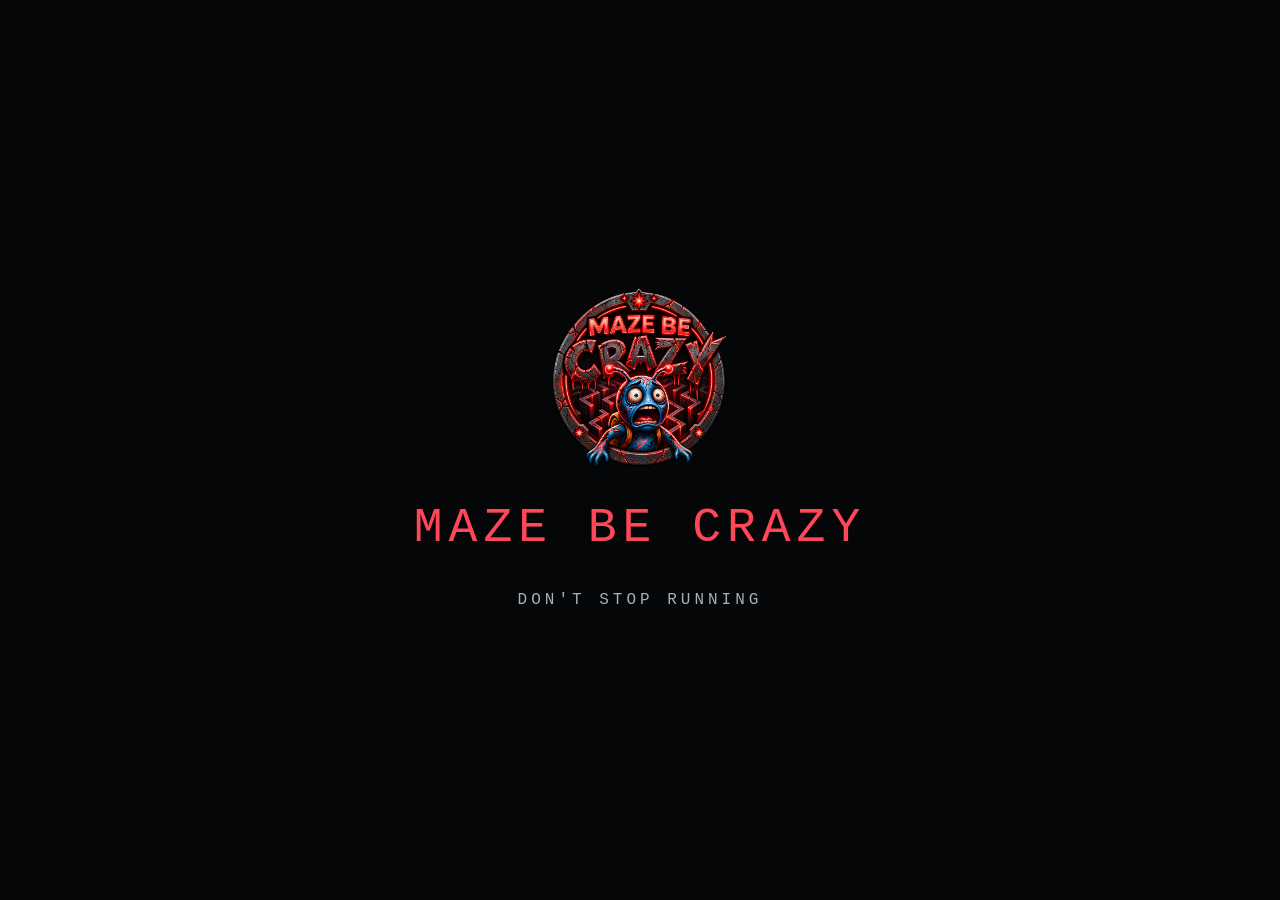
<file: html/index.html>
<!DOCTYPE html>
<html lang="en">
<head>
  <meta charset="utf-8">
  <meta name="viewport" content="width=device-width, initial-scale=1">
  <title>Home | Maze Be Crazy</title>
  <link rel="stylesheet" href="../css/style.css">
  <link rel="icon" href="../images/logo.png" type="image/png">

</head>

<body data-page="index">
    <!-- Intro splash, shown once per visit -->
  <div id="intro" class="intro" hidden>
    <img class="intro-logo" src="../images/logo.png" alt="">
    <p class="intro-title">MAZE BE CRAZY</p>
    <p class="intro-tagline">DON'T STOP RUNNING</p>
  </div>
  <!-- Navigation bar -->
  <header class="site-header">
    <a class="brand" href="index.html">
      <img src="../images/logo.png" alt="" width="44" height="44">
      <span>MAZE BE CRAZY</span>
      
    </a>
    <nav aria-label="Main navigation">
      <ul>
        <li><a href="index.html" data-page="index">Home</a></li>
        <li><a href="game.html" data-page="game">Game</a></li>
        <li><a href="rankings.html" data-page="rankings">Rankings</a></li>
        <li><a href="about.html" data-page="about">About</a></li>
        <li id="nav-login"><a href="login.html" data-page="login">Login</a></li>
        <li id="nav-register"><a href="register.html" data-page="register">Register</a></li>
        <li id="nav-user" hidden>
          <span id="nav-avatar" class="avatar" role="img" aria-label="Your profile"></span>
          <button type="button" id="logout-btn" class="link-button">Log out</button>
        </li>
        <li><button type="button" id="sound-toggle" class="sound-btn" aria-label="Turn sound on or off">♪</button></li>
      </ul>
    </nav>
  </header>

  <main>
    <section class="panel">
      <h1>MAZE BE CRAZY</h1>
      <p class="subtitle">Welcome to the maze. Bring snacks you might be one. <br> Have fun. Do not die.</p>
      <div class="button-group">
        <a href="game.html" class="button">Play Game</a>
        <a href="register.html" class="button secondary">Join Now</a>
      </div>
    </section>
  </main>
<!-- Footer -->
  <footer class="site-footer">@2026 Maze Be Crazy. All rights reserved.</footer>

  <script src="../js/storage.js"></script>
  <script src="../js/auth.js"></script>
  <script src="../js/home.js"></script>
</body>
</html>
</file>
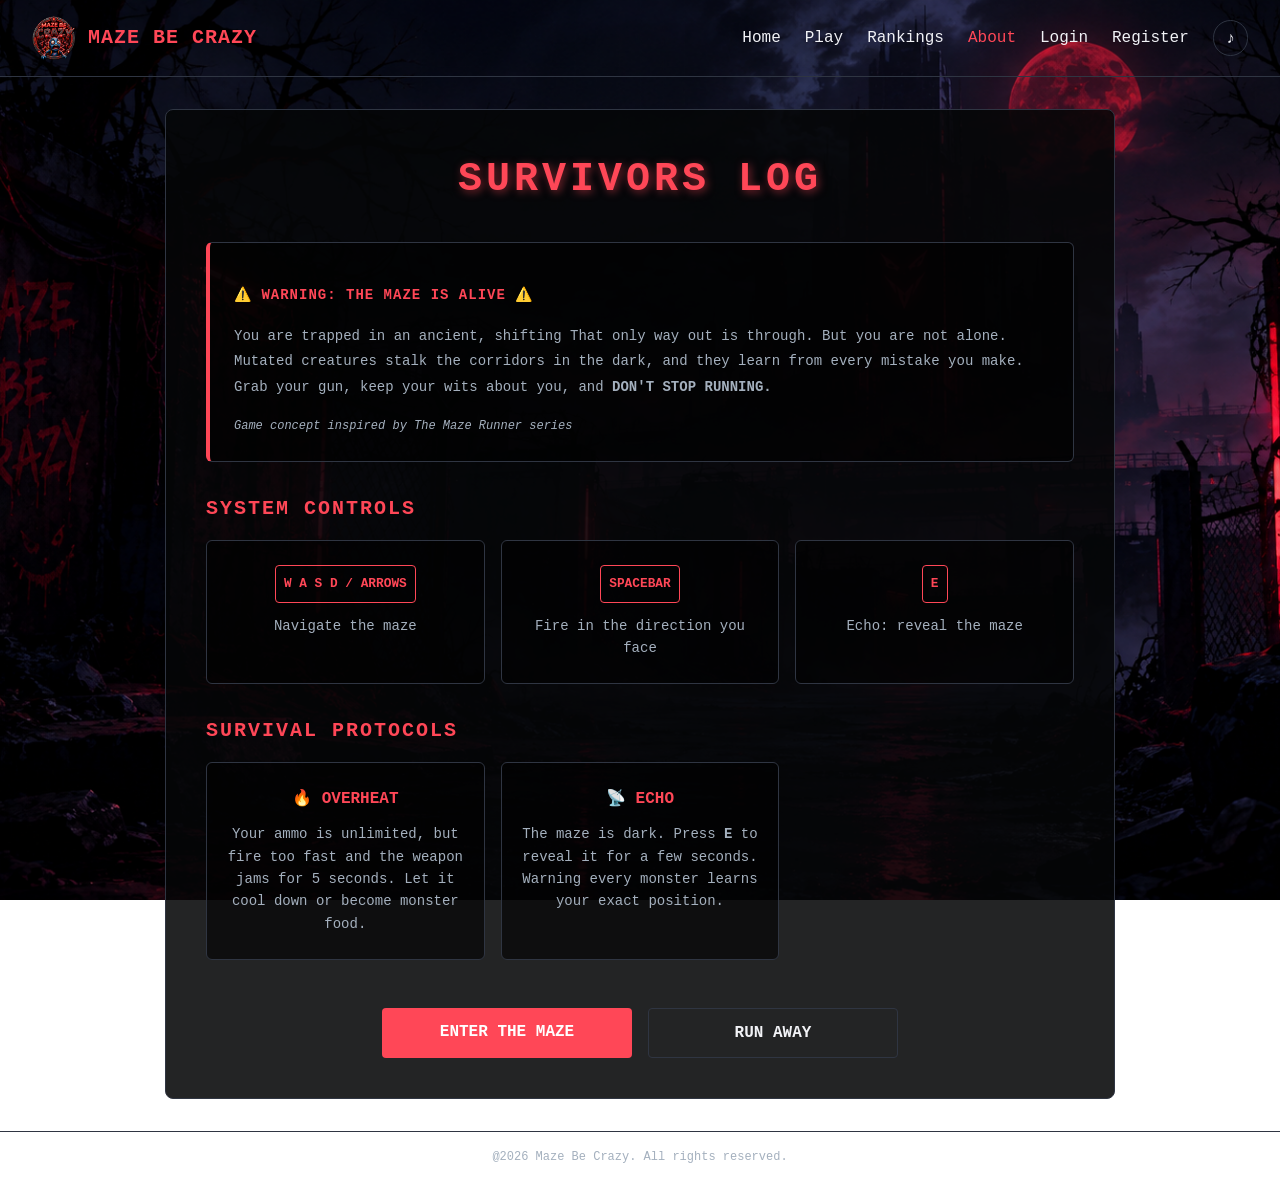
<file: about.html>
<!DOCTYPE html>
<html lang="en">
<head>
  <meta charset="utf-8">
  <meta name="viewport" content="width=device-width, initial-scale=1">
  <title>About | Maze Be Crazy</title>
  <link rel="icon" href="images/logo.png" type="image/png">
  <link rel="stylesheet" href="css/style.css">
</head>
<body data-page="about">
  <header class="site-header">
    <a class="brand" href="index.html">
      <img src="images/logo.png" alt="" width="44" height="44">
      <span>MAZE BE CRAZY</span>
    </a>
    <nav aria-label="Main navigation">
      <ul>
        <li><a href="index.html" data-page="index">Home</a></li>
        <li><a href="game.html" data-page="game">Play</a></li>
        <li><a href="rankings.html" data-page="rankings">Rankings</a></li>
        <li><a href="about.html" data-page="about" aria-current="page">About</a></li>
        <li id="nav-login"><a href="login.html" data-page="login">Login</a></li>
        <li id="nav-register"><a href="register.html" data-page="register">Register</a></li>
        <li id="nav-user" hidden>
          <span id="nav-avatar" class="avatar" role="img" aria-label="Your profile"></span>
          <button type="button" id="logout-btn" class="link-button">Log out</button>
        </li>
        <li><button type="button" id="sound-toggle" class="sound-btn" aria-label="Turn sound on or off">♪</button></li>
      </ul>
    </nav>
  </header>

  <main>
    <section class="panel about-panel">

      <!-- Survivor's log -->
      <div class="terminal-header">
        <h1 class="title">SURVIVORS LOG</h1>
      </div>

      <!-- Game story -->
      <div class="story-box">
        <p class="warning-text">⚠️ WARNING: THE MAZE IS ALIVE ⚠️</p>
        <p>
          You are trapped in an ancient, shifting That only way out is through.
          But you are not alone. Mutated creatures stalk the corridors in the dark,
          and they learn from every mistake you make. Grab your gun, keep your wits
          about you, and <strong>DON'T STOP RUNNING.</strong>
        </p>
        <p class="inspiration-text">Game concept inspired by The Maze Runner series </p>
      </div>

      <!-- Game controls -->
      <h2 class="section-title"> SYSTEM CONTROLS</h2>
      <div class="info-grid">
        <div class="info-card">
          <span class="key-icon">W A S D / ARROWS</span>
          <p>Navigate the maze</p>
        </div>
        <div class="info-card">
          <span class="key-icon">SPACEBAR</span>
          <p>Fire in the direction you face</p>
        </div>
        <div class="info-card">
          <span class="key-icon">E</span>
          <p>Echo: reveal the maze</p>
        </div>
      </div>

      <!-- Survival protocols -->
      <h2 class="section-title"> SURVIVAL PROTOCOLS</h2>
      <div class="info-grid">
        <div class="info-card">
          <h3>🔥 OVERHEAT</h3>
          <p>Your ammo is unlimited, but fire too fast and the weapon jams for 5 seconds. Let it cool down or become monster food.</p>
        </div>
        <div class="info-card">
          <h3> 📡 ECHO</h3>
          <p>The maze is dark. Press <strong>E</strong> to reveal it for a few seconds. Warning every monster learns your exact position.</p>
        </div>
      </div>

      <!-- Game navigation buttons -->
      <div class="button-group about-buttons">
        <a href="game.html" class="button">ENTER THE MAZE</a>
        <a href="index.html" class="button secondary">RUN AWAY</a>
      </div>

    </section>
  </main>
<!-- Footer -->
  <footer class="site-footer">@2026 Maze Be Crazy. All rights reserved.</footer>

  <script src="js/storage.js"></script>
  <script src="js/auth.js"></script>
</body>
</html>
</file>
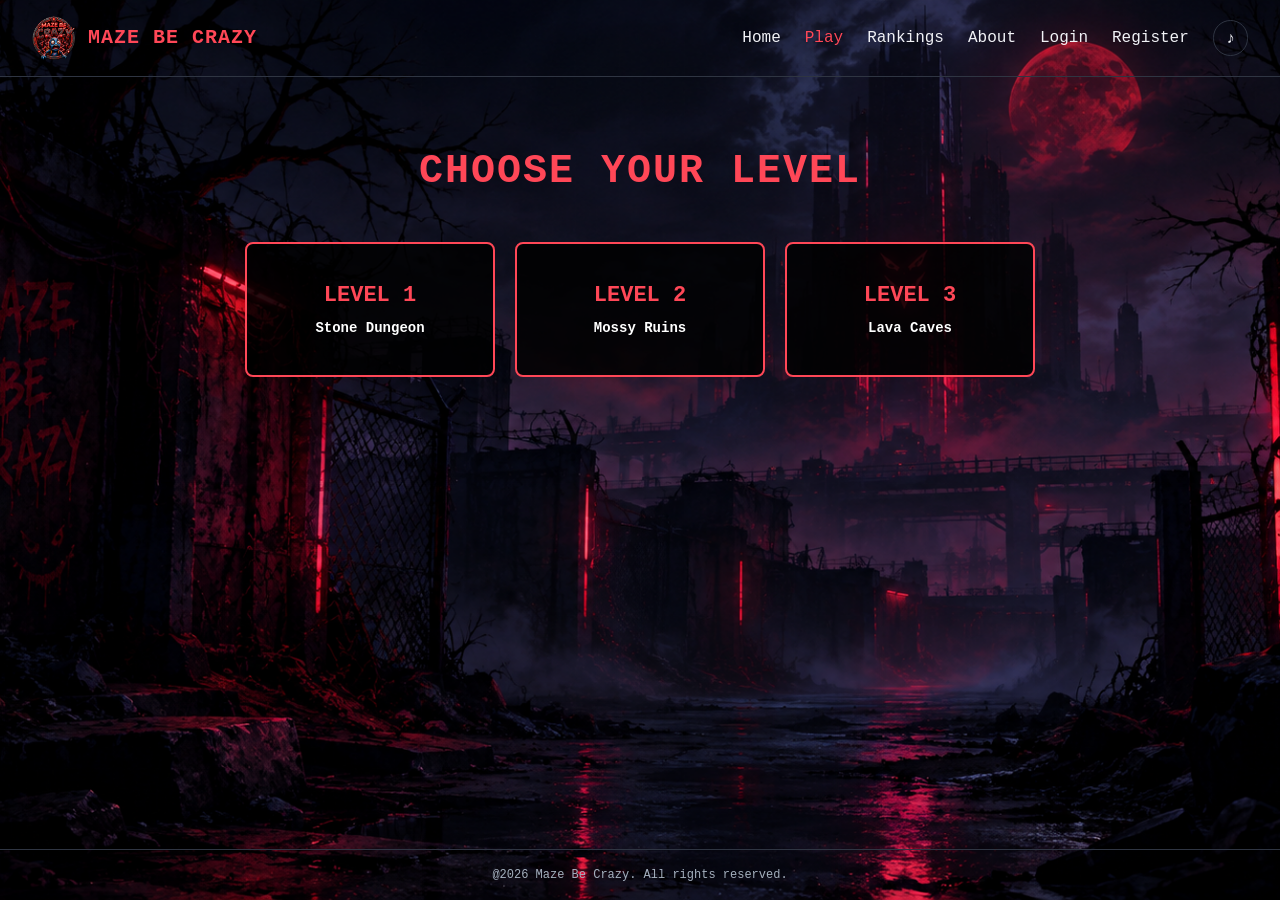
<file: game.html>
<!DOCTYPE html>
<html lang="en">
<head>
  <meta charset="utf-8">
  <meta name="viewport" content="width=device-width, initial-scale=1">
  <title>Play | Maze Be Crazy</title>
  <link rel="stylesheet" href="css/style.css">
  <link rel="icon" href="images/logo.png" type="image/png">
</head>
<body data-page="game">
  <!-- Navigation bar -->
  <header class="site-header">
    <a class="brand" href="index.html">
      <img src="images/logo.png" alt="" width="44" height="44">
      <span>MAZE BE CRAZY</span>
    </a>
    <nav aria-label="Main navigation">
      <ul>
        <li><a href="index.html" data-page="index">Home</a></li>
        <li><a href="game.html" data-page="game">Play</a></li>
        <li><a href="rankings.html" data-page="rankings">Rankings</a></li>
        <li><a href="about.html" data-page="about">About</a></li>
        <li id="nav-login"><a href="login.html" data-page="login">Login</a></li>
        <li id="nav-register"><a href="register.html" data-page="register">Register</a></li>
        <li id="nav-user" hidden>
          <span id="nav-avatar" class="avatar" role="img" aria-label="Your profile"></span>
          <button type="button" id="logout-btn" class="link-button">Log out</button>
        </li>
        <li><button type="button" id="sound-toggle" class="sound-btn" aria-label="Turn sound on or off">♪</button></li>
      </ul>
    </nav>
  </header>

  <main class="game-main">
    <!-- Level selection screen -->
    <section id="level-selection">
      <h1>CHOOSE YOUR LEVEL</h1>

      <div class="level-options">
        <button type="button" class="level-btn" data-level="1">
          LEVEL 1
          <span>Stone Dungeon</span>
        </button>

        <button type="button" class="level-btn" data-level="2">
          LEVEL 2
          <span>Mossy Ruins</span>
        </button>

        <button type="button" class="level-btn" data-level="3">
          LEVEL 3
          <span>Lava Caves</span>
        </button>

      </div>
    </section>

    <!-- Game canvas -->
    <section id="game-container" hidden>
      <canvas id="game-canvas" width="1280" height="720">
        Your browser does not support the canvas element.
      </canvas>
    </section>
  </main>
<!-- Footer -->
  <footer class="site-footer"> @2026 Maze Be Crazy. All rights reserved.</footer>

  <script src="js/storage.js"></script>
  <script src="js/auth.js"></script>
  <script type="module" src="js/game.js"></script>
</body>
</html>
</file>
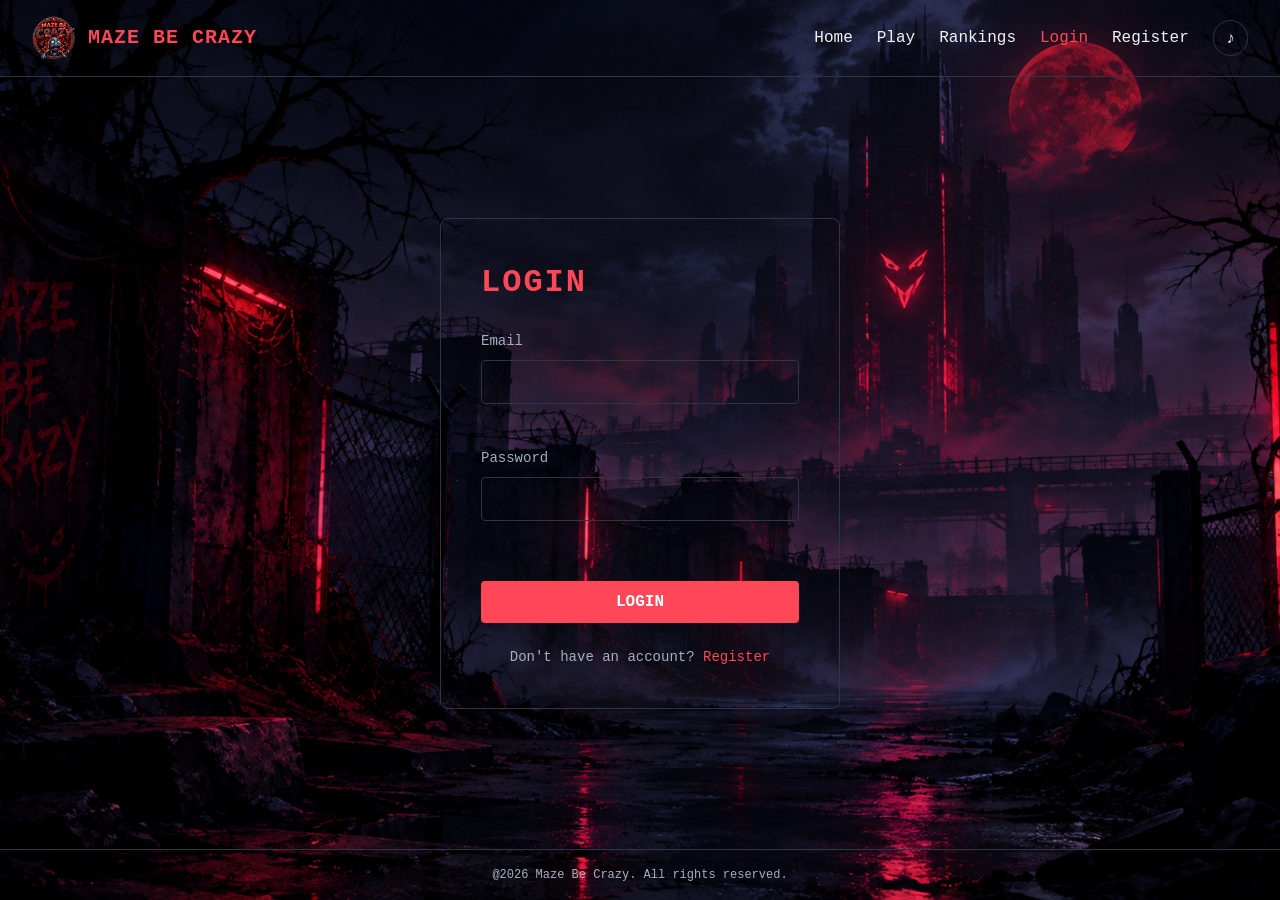
<file: login.html>
<!DOCTYPE html>
<html lang="en">
<head>
  <meta charset="utf-8">
  <meta name="viewport" content="width=device-width, initial-scale=1">
  <title>Login | Maze Be Crazy</title>
  <link rel="stylesheet" href="css/style.css">
  <link rel="icon" href="images/logo.png" type="image/png">
</head>
<body data-page="login">
  <header class="site-header">
    <a class="brand" href="index.html">
      <img src="images/logo.png" alt="" width="44" height="44">
      <span>MAZE BE CRAZY</span>
    </a>
    <nav aria-label="Main navigation">
      <ul>
        <li><a href="index.html" data-page="index">Home</a></li>
        <li><a href="game.html" data-page="game">Play</a></li>
        <li><a href="rankings.html" data-page="rankings">Rankings</a></li>
        <li id="nav-login"><a href="login.html" data-page="login">Login</a></li>
        <li id="nav-register"><a href="register.html" data-page="register">Register</a></li>
        <li id="nav-user" hidden>
          <span id="nav-avatar" class="avatar" role="img" aria-label="Your profile"></span>
          <button type="button" id="logout-btn" class="link-button">Log out</button>
        </li>
        <li><button type="button" id="sound-toggle" class="sound-btn" aria-label="Turn sound on or off">♪</button></li>
      </ul>
    </nav>
  </header>

  <main>
    <section class="panel narrow">
      <h1>LOGIN</h1>
      <div id="form-message" class="message" role="status"></div>

      <form id="login-form" novalidate>
        <div class="field">
          <label for="email">Email</label>
          <input type="text" id="email" name="email" autocomplete="email">
          <span class="error" id="email-error" role="alert"></span>
        </div>

        <div class="field">
          <label for="password">Password</label>
          <input type="password" id="password" name="password" autocomplete="current-password">
          <span class="error" id="password-error" role="alert"></span>
        </div>

        <button type="submit" class="button">LOGIN</button>
      </form>

      <p>Don't have an account? <a href="register.html">Register</a></p>
    </section>
  </main>
<!-- Footer -->
  <footer class="site-footer">@2026 Maze Be Crazy. All rights reserved.</footer>
 
  <script src="js/storage.js"></script>
  <script src="js/auth.js"></script>
  <script src="js/login.js"></script>
</body>
</html>
</file>
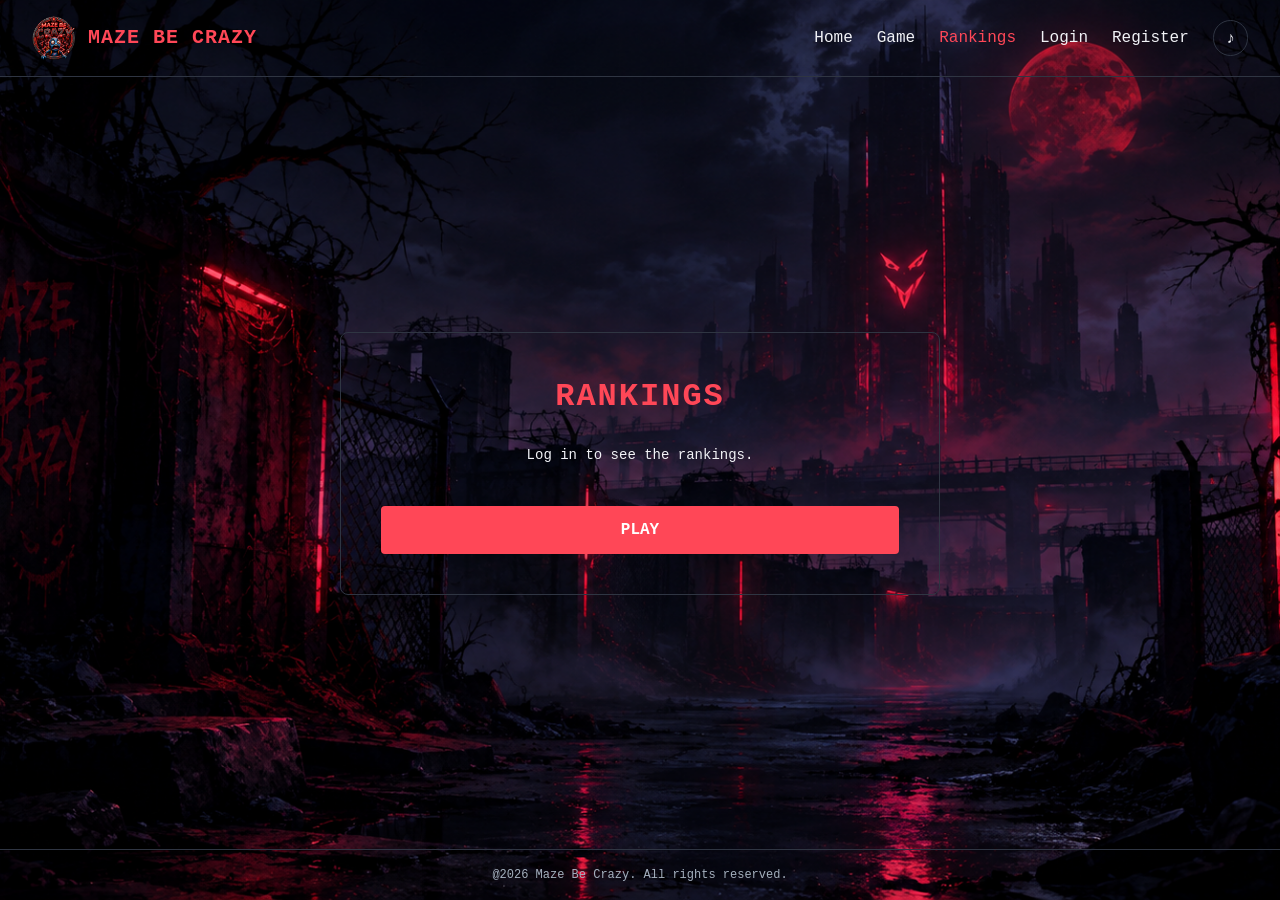
<file: rankings.html>
<!DOCTYPE html>
<html lang="en">
<head>
  <meta charset="utf-8">
  <meta name="viewport" content="width=device-width, initial-scale=1">
  <title>Rankings | Maze Be Crazy</title>
  <link rel="icon" href="images/logo.png" type="image/png">
  <link rel="stylesheet" href="css/style.css">
</head>
<body data-page="rankings">

    <!-- Navigation bar -->
  <header class="site-header">
    <a class="brand" href="index.html">
      <img src="images/logo.png" alt="" width="44" height="44">
      <span>MAZE BE CRAZY</span>
    </a>
    <nav aria-label="Main navigation">
      <ul>
        <li><a href="index.html" data-page="index">Home</a></li>
        <li><a href="game.html" data-page="game">Game</a></li>
        <li><a href="rankings.html" data-page="rankings">Rankings</a></li>
        <li id="nav-login"><a href="login.html" data-page="login">Login</a></li>
        <li id="nav-register"><a href="register.html" data-page="register">Register</a></li>
        <li id="nav-user" hidden>
          <span id="nav-avatar" class="avatar" role="img" aria-label="Your profile"></span>
          <button type="button" id="logout-btn" class="link-button">Log out</button>
        </li>
        <li><button type="button" id="sound-toggle" class="sound-btn" aria-label="Turn sound on or off">♪</button></li>
      </ul>
    </nav>
  </header>

  <main>
    <section class="panel">
      <h1>RANKINGS</h1>
      <div id="rankings-message" class="message" role="status"></div>

      <div class="table-wrap">
        <table class="rankings-table">
          <thead>
            <tr>
              <th scope="col">Rank</th>
              <th scope="col">Player</th>
              <th scope="col">Score</th>
            </tr>
          </thead>
          <tbody id="rankings-body">
          </tbody>
        </table>
      </div>

      <p class="center"><a class="button" href="game.html">PLAY</a></p>
    </section>
  </main>
  <!-- Footer -->
  <footer class="site-footer">@2026 Maze Be Crazy. All rights reserved.</footer>

  <script src="js/storage.js"></script>
  <script src="js/auth.js"></script>
  <script src="js/rankings.js"></script>
</body>
</html>
</file>
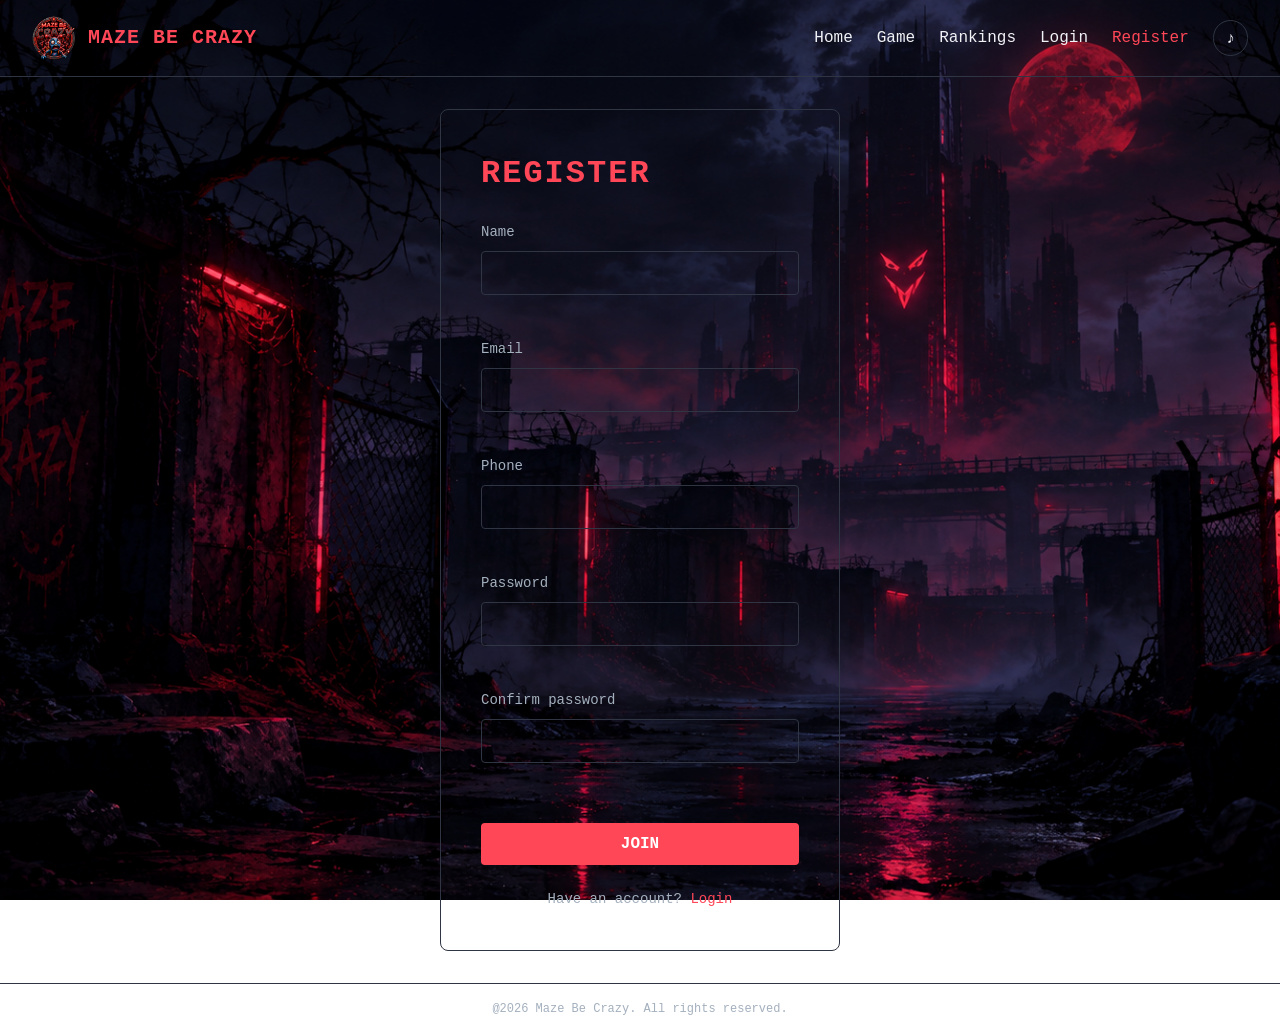
<file: register.html>
<!DOCTYPE html>
<html lang="en">
<head>
  <meta charset="utf-8">
  <meta name="viewport" content="width=device-width, initial-scale=1">
  <title>Register | Maze Be Crazy</title>
  <link rel="stylesheet" href="css/style.css">
  <link rel="icon" href="images/logo.png" type="image/png">
</head>
<body data-page="register">
  <header class="site-header">
    <a class="brand" href="index.html">
      <img src="images/logo.png" alt="" width="44" height="44">
      <span>MAZE BE CRAZY</span>
    </a>
    <nav aria-label="Main navigation">
      <ul>
        <li><a href="index.html" data-page="index">Home</a></li>
        <li><a href="game.html" data-page="game">Game</a></li>
        <li><a href="rankings.html" data-page="rankings">Rankings</a></li>
        <li id="nav-login"><a href="login.html" data-page="login">Login</a></li>
        <li id="nav-register"><a href="register.html" data-page="register">Register</a></li>
        <li id="nav-user" hidden>
          <span id="nav-avatar" class="avatar" role="img" aria-label="Your profile"></span>
          <button type="button" id="logout-btn" class="link-button">Log out</button>
        </li>
        <li><button type="button" id="sound-toggle" class="sound-btn" aria-label="Turn sound on or off">♪</button></li>
      </ul>
    </nav>
  </header>

  <main>
    <section class="panel narrow">
      <h1>REGISTER</h1>
      <div id="form-message" class="message" role="status"></div>

      <form id="register-form" novalidate>
        <div class="field">
          <label for="fullName">Name</label>
          <input type="text" id="fullName" name="fullName" autocomplete="name">
          <span class="error" id="fullName-error" role="alert"></span>
        </div>

        <div class="field">
          <label for="email">Email</label>
          <input type="text" id="email" name="email" autocomplete="email">
          <span class="error" id="email-error" role="alert"></span>
        </div>

        <div class="field">
          <label for="phone">Phone</label>
          <input type="text" id="phone" name="phone" autocomplete="tel">
          <span class="error" id="phone-error" role="alert"></span>
        </div>

        <div class="field">
          <label for="password">Password</label>
          <input type="password" id="password" name="password" autocomplete="new-password">
          <span class="error" id="password-error" role="alert"></span>
        </div>

        <div class="field">
          <label for="confirmPassword">Confirm password</label>
          <input type="password" id="confirmPassword" name="confirmPassword" autocomplete="new-password">
          <span class="error" id="confirmPassword-error" role="alert"></span>
        </div>

        <button type="submit" class="button">JOIN</button>
      </form>

      <p>Have an account? <a href="login.html">Login</a></p>
    </section>
  </main>
<!-- Footer -->
  <footer class="site-footer">@2026 Maze Be Crazy. All rights reserved.</footer>

  <script src="js/storage.js"></script>
  <script src="js/auth.js"></script>
  <script src="js/register.js"></script>
</body>
</html>
</file>
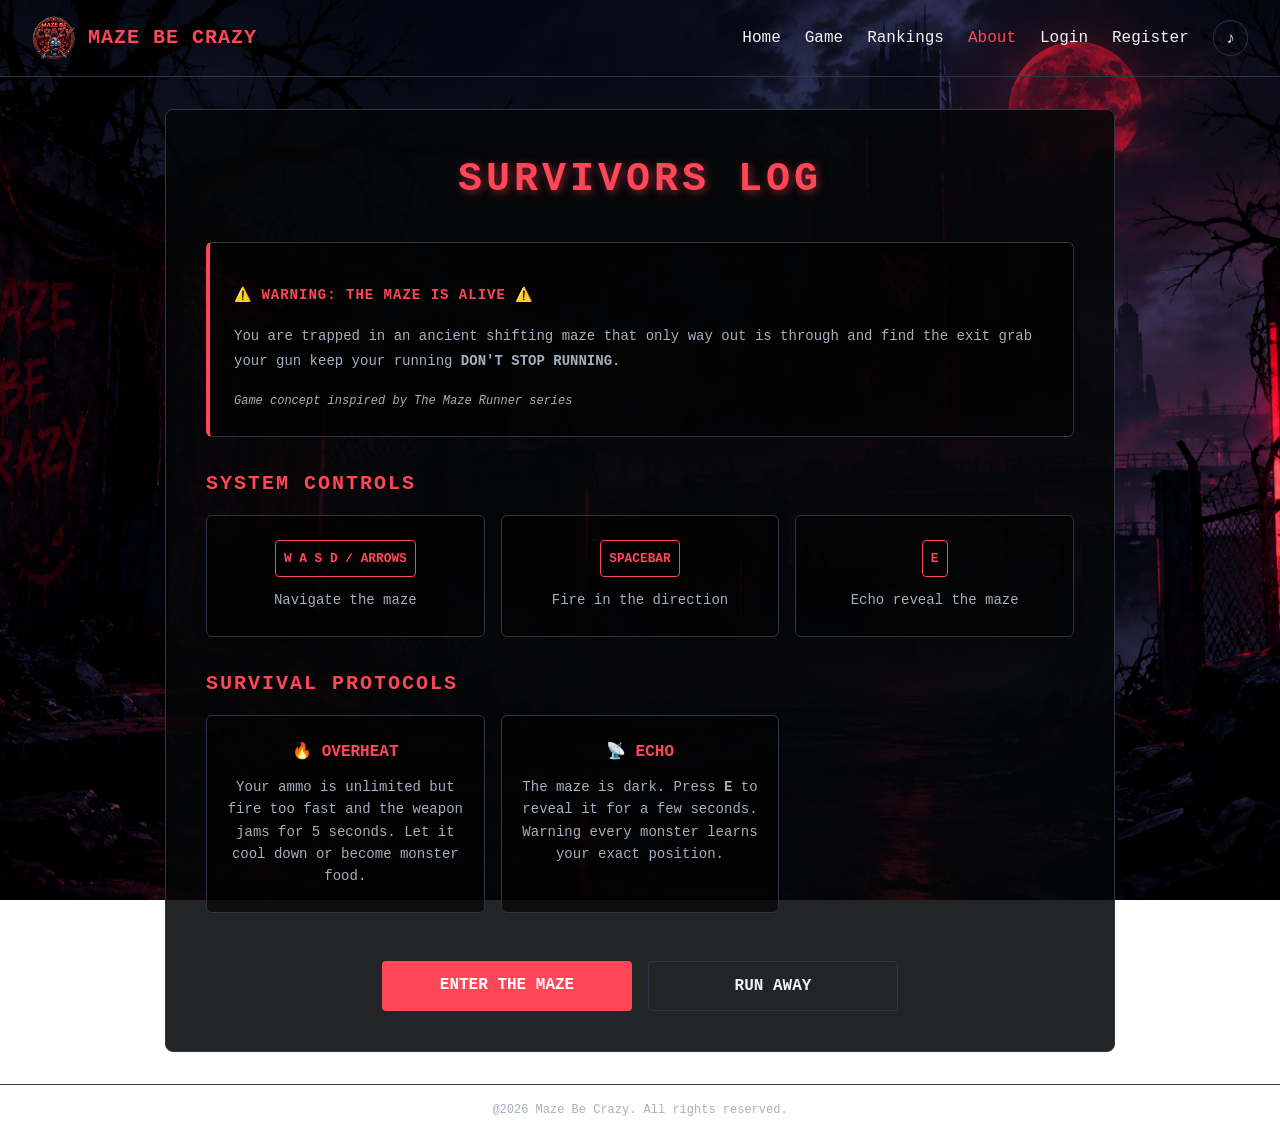
<file: html/about.html>
<!DOCTYPE html>
<html lang="en">
<head>
  <meta charset="utf-8">
  <meta name="viewport" content="width=device-width, initial-scale=1">
  <title>About | Maze Be Crazy</title>
  <link rel="icon" href="../images/logo.png" type="image/png">
  <link rel="stylesheet" href="../css/style.css">
</head>
<body data-page="about">
  <header class="site-header">
    <a class="brand" href="index.html">
      <img src="../images/logo.png" alt="" width="44" height="44">
      <span>MAZE BE CRAZY</span>
    </a>
    <nav aria-label="Main navigation">
      <ul>
        <li><a href="index.html" data-page="index">Home</a></li>
        <li><a href="game.html" data-page="game">Game</a></li>
        <li><a href="rankings.html" data-page="rankings">Rankings</a></li>
        <li><a href="about.html" data-page="about">About</a></li>
        <li id="nav-login"><a href="login.html" data-page="login">Login</a></li>
        <li id="nav-register"><a href="register.html" data-page="register">Register</a></li>
        <li id="nav-user" hidden>
          <span id="nav-avatar" class="avatar" role="img" aria-label="Your profile"></span>
          <button type="button" id="logout-btn" class="link-button">Log out</button>
        </li>
        <li><button type="button" id="sound-toggle" class="sound-btn" aria-label="Turn sound on or off">♪</button></li>
      </ul>
    </nav>
  </header>

  <main>
    <section class="panel about-panel">

      <!-- Survivor's log -->
      <div class="terminal-header">
        <h1 class="title">SURVIVORS LOG</h1>
      </div>

      <!-- Game story -->
      <div class="story-box">
        <p class="warning-text">⚠️ WARNING: THE MAZE IS ALIVE ⚠️</p>
        <p>
          You are trapped in an ancient shifting maze that only way out is through and find the exit grab your gun keep your running
         <strong>DON'T STOP RUNNING.</strong>
        </p>
        <p class="inspiration-text">Game concept inspired by The Maze Runner series </p>
      </div>

      <!-- Game controls -->
      <h2 class="section-title"> SYSTEM CONTROLS</h2>
      <div class="info-grid">
        <div class="info-card">
          <span class="key-icon">W A S D / ARROWS</span>
          <p>Navigate the maze</p>
        </div>
        <div class="info-card">
          <span class="key-icon">SPACEBAR</span>
          <p>Fire in the direction </p>
        </div>
        <div class="info-card">
          <span class="key-icon">E</span>
          <p>Echo reveal the maze</p>
        </div>
      </div>

      <!-- Survival protocols -->
      <h2 class="section-title"> SURVIVAL PROTOCOLS</h2>
      <div class="info-grid">
        <div class="info-card">
          <h3>🔥 OVERHEAT</h3>
          <p>Your ammo is unlimited but fire too fast and the weapon jams for 5 seconds. Let it cool down or become monster food.</p>
        </div>
        <div class="info-card">
          <h3> 📡 ECHO</h3>
          <p>The maze is dark. Press <strong>E</strong> to reveal it for a few seconds. Warning every monster learns your exact position.</p>
        </div>
      </div>

      <!-- Game navigation buttons -->
      <div class="button-group about-buttons">
        <a href="game.html" class="button">ENTER THE MAZE</a>
        <a href="index.html" class="button secondary">RUN AWAY</a>
      </div>

    </section>
  </main>
<!-- Footer -->
  <footer class="site-footer">@2026 Maze Be Crazy. All rights reserved.</footer>

  <script src="../js/storage.js"></script>
  <script src="../js/auth.js"></script>
</body>
</html>
</file>
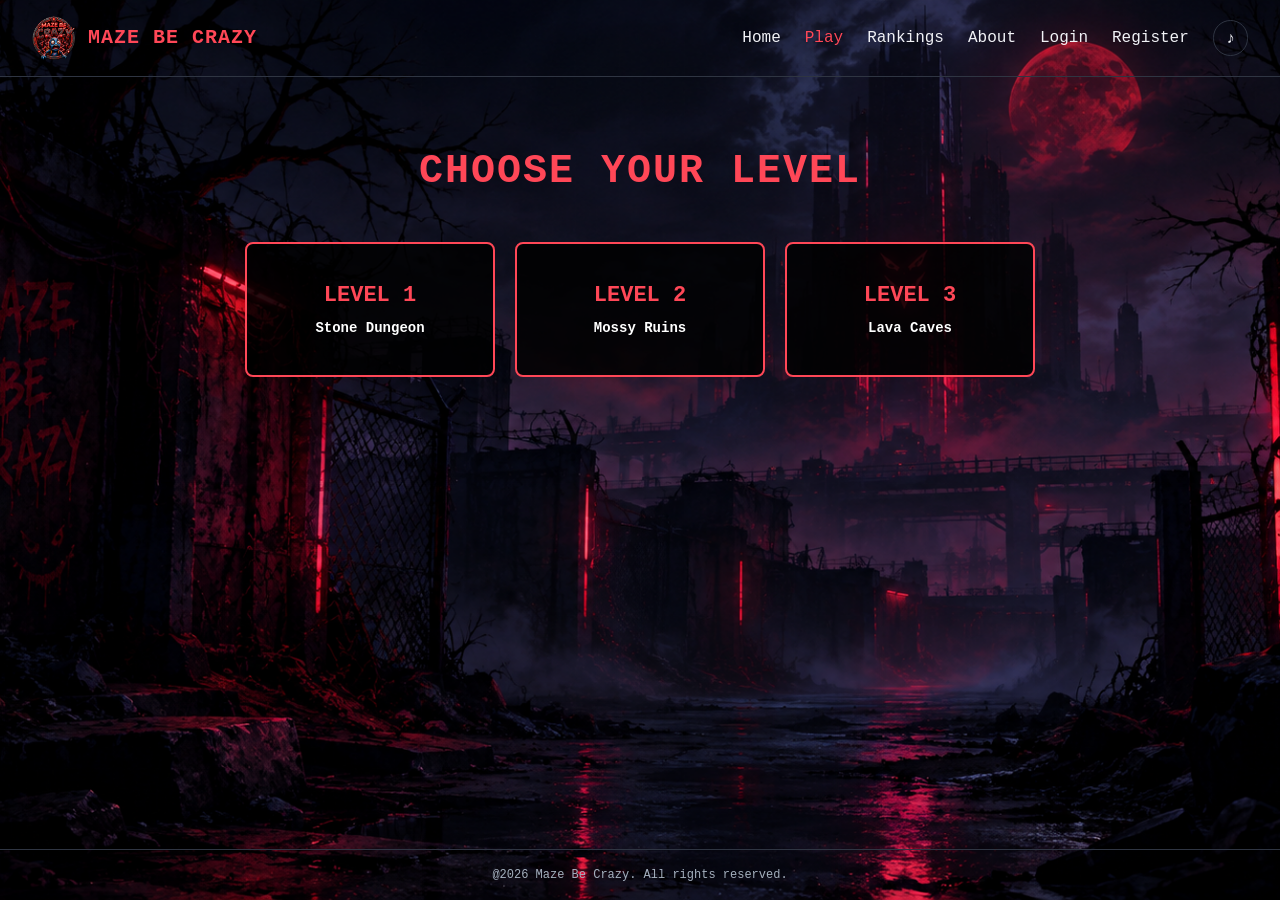
<file: html/game.html>
<!DOCTYPE html>
<html lang="en">
<head>
  <meta charset="utf-8">
  <meta name="viewport" content="width=device-width, initial-scale=1">
  <title>Play | Maze Be Crazy</title>
  <link rel="stylesheet" href="../css/style.css">
  <link rel="icon" href="../images/logo.png" type="image/png">
</head>
<body data-page="game">
  <!-- Navigation bar -->
  <header class="site-header">
    <a class="brand" href="index.html">
      <img src="../images/logo.png" alt="" width="44" height="44">
      <span>MAZE BE CRAZY</span>
    </a>
    <nav aria-label="Main navigation">
      <ul>
        <li><a href="index.html" data-page="index">Home</a></li>
        <li><a href="game.html" data-page="game">Play</a></li>
        <li><a href="rankings.html" data-page="rankings">Rankings</a></li>
        <li><a href="about.html" data-page="about">About</a></li>
        <li id="nav-login"><a href="login.html" data-page="login">Login</a></li>
        <li id="nav-register"><a href="register.html" data-page="register">Register</a></li>
        <li id="nav-user" hidden>
          <span id="nav-avatar" class="avatar" role="img" aria-label="Your profile"></span>
          <button type="button" id="logout-btn" class="link-button">Log out</button>
        </li>
        <li><button type="button" id="sound-toggle" class="sound-btn" aria-label="Turn sound on or off">♪</button></li>
      </ul>
    </nav>
  </header>

  <main class="game-main">
    <!-- Level selection screen -->
    <section id="level-selection">
      <h1>CHOOSE YOUR LEVEL</h1>
      <div id="game-message" class="message failure" role="status"></div>

      <div class="level-options">
        <button type="button" class="level-btn" data-level="1">
          LEVEL 1
          <span>Stone Dungeon</span>
        </button>

        <button type="button" class="level-btn" data-level="2">
          LEVEL 2
          <span>Mossy Ruins</span>
        </button>

        <button type="button" class="level-btn" data-level="3">
          LEVEL 3
          <span>Lava Caves</span>
        </button>

      </div>
    </section>

    <!-- Game canvas -->
    <div id="game-container" hidden>
      <canvas id="game-canvas" width="1280" height="720">
        Your browser does not support the canvas element.
      </canvas>
    </div>
  </main>
<!-- Footer -->
  <footer class="site-footer"> @2026 Maze Be Crazy. All rights reserved.</footer>

  <script src="../js/storage.js"></script>
  <script src="../js/auth.js"></script>
  <script type="module" src="../js/game.js"></script>
</body>
</html>
</file>
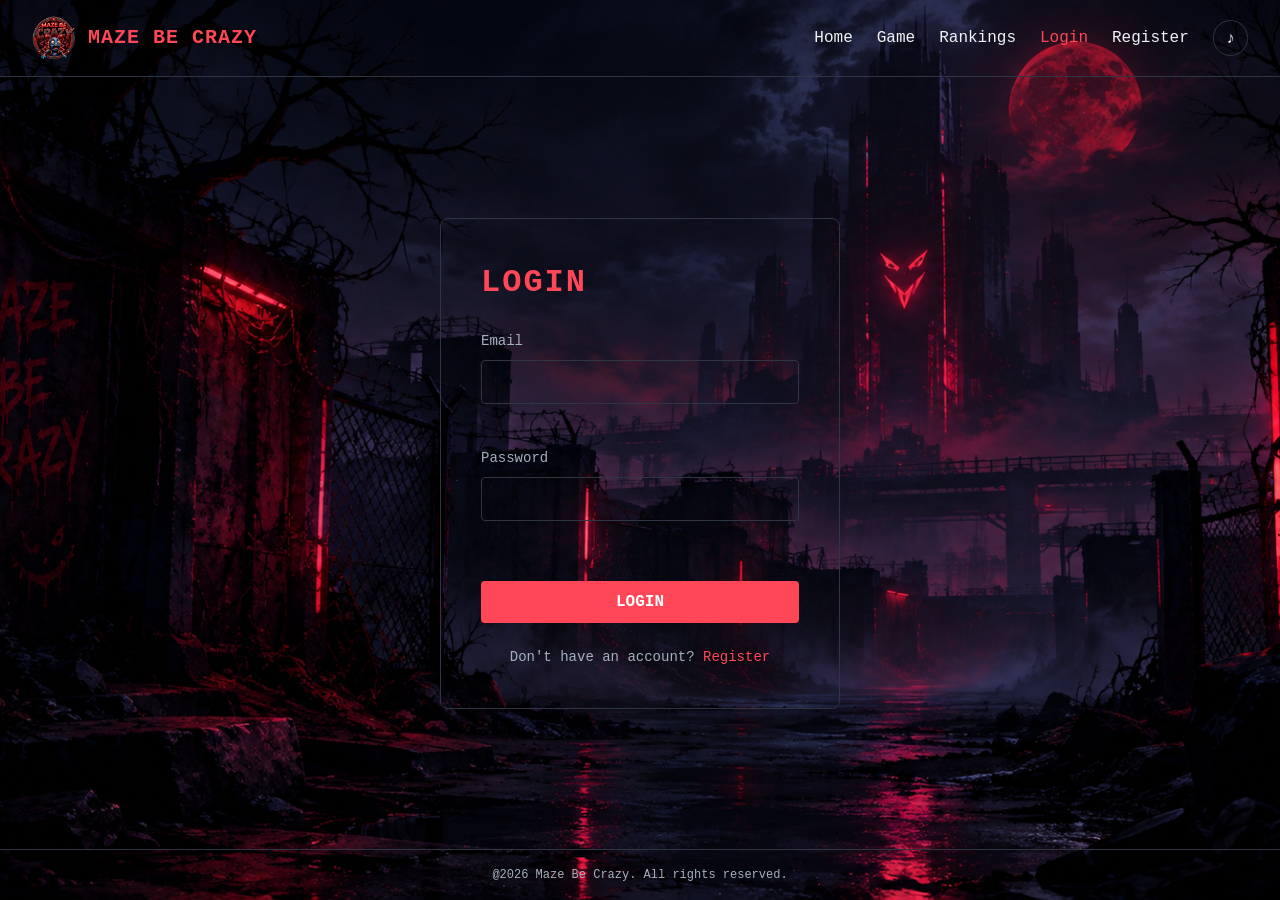
<file: html/login.html>
<!DOCTYPE html>
<html lang="en">
<head>
  <meta charset="utf-8">
  <meta name="viewport" content="width=device-width, initial-scale=1">
  <title>Login | Maze Be Crazy</title>
  <link rel="stylesheet" href="../css/style.css">
  <link rel="icon" href="../images/logo.png" type="image/png">
</head>
<body data-page="login">
  <header class="site-header">
    <a class="brand" href="index.html">
      <img src="../images/logo.png" alt="" width="44" height="44">
      <span>MAZE BE CRAZY</span>
    </a>
    <nav aria-label="Main navigation">
      <ul>
        <li><a href="index.html" data-page="index">Home</a></li>
        <li><a href="game.html" data-page="game">Game</a></li>
        <li><a href="rankings.html" data-page="rankings">Rankings</a></li>
        <li id="nav-login"><a href="login.html" data-page="login">Login</a></li>
        <li id="nav-register"><a href="register.html" data-page="register">Register</a></li>
        <li id="nav-user" hidden>
          <span id="nav-avatar" class="avatar" role="img" aria-label="Your profile"></span>
          <button type="button" id="logout-btn" class="link-button">Log out</button>
        </li>
        <li><button type="button" id="sound-toggle" class="sound-btn" aria-label="Turn sound on or off">♪</button></li>
      </ul>
    </nav>
  </header>

  <main>
    <section class="panel narrow">
      <h1>LOGIN</h1>
      <div id="form-message" class="message" role="status"></div>

      <div id="login-form">
        <div class="field">
          <label for="email">Email</label>
          <input type="text" id="email" name="email" autocomplete="email">
          <span class="error" id="email-error" role="alert"></span>
        </div>

        <div class="field">
          <label for="password">Password</label>
          <input type="password" id="password" name="password" autocomplete="current-password">
          <span class="error" id="password-error" role="alert"></span>
        </div>

        <button type="button" id="login-btn" class="button">LOGIN</button>
      </div>


      <p>Don't have an account? <a href="register.html">Register</a></p>
    </section>
  </main>
<!-- Footer -->
  <footer class="site-footer">@2026 Maze Be Crazy. All rights reserved.</footer>
 
  <script src="../js/storage.js"></script>
  <script src="../js/auth.js"></script>
  <script src="../js/login.js"></script>
</body>
</html>
</file>
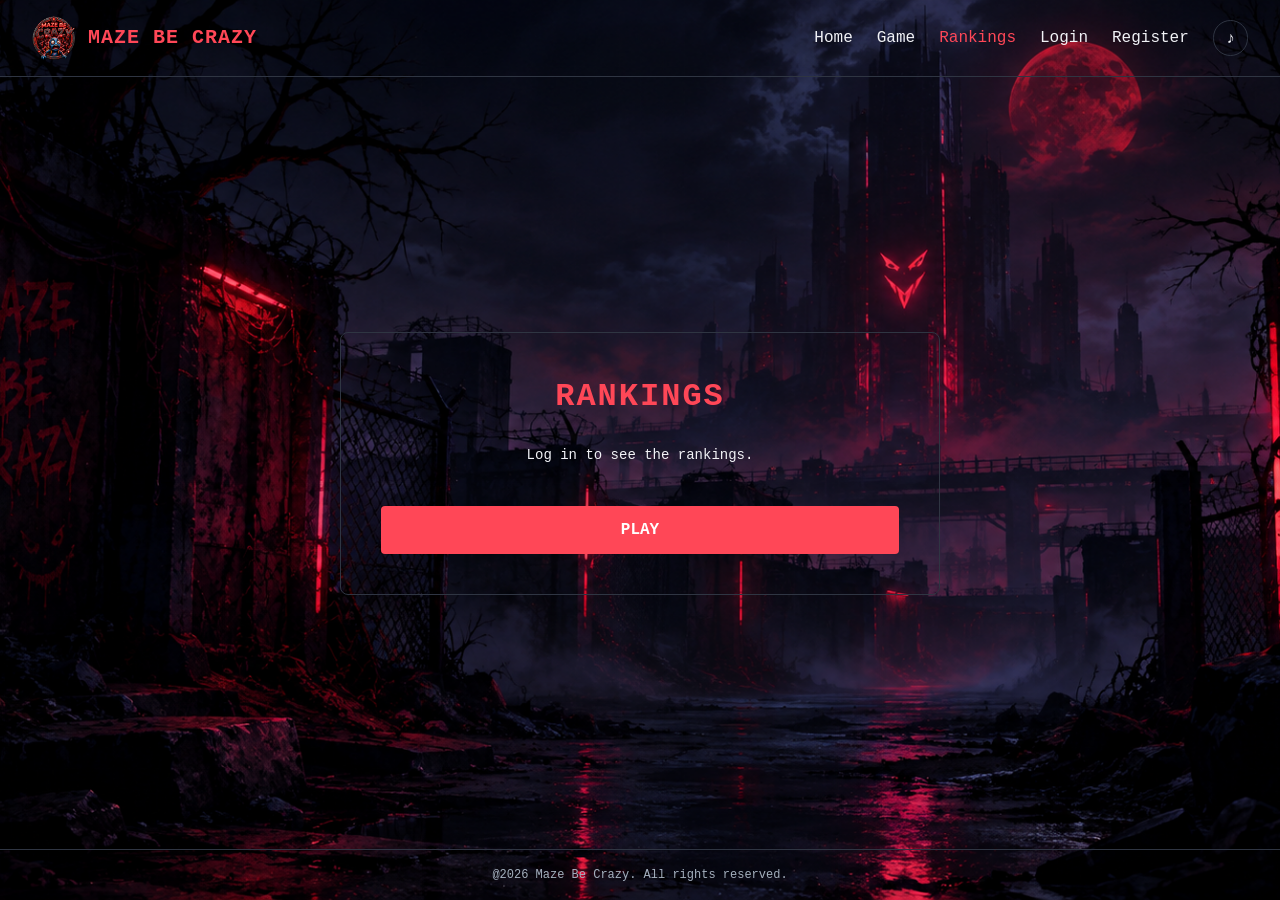
<file: html/rankings.html>
<!DOCTYPE html>
<html lang="en">
<head>
  <meta charset="utf-8">
  <meta name="viewport" content="width=device-width, initial-scale=1">
  <title>Rankings | Maze Be Crazy</title>
  <link rel="icon" href="../images/logo.png" type="image/png">
  <link rel="stylesheet" href="../css/style.css">
</head>
<body data-page="rankings">

    <!-- Navigation bar -->
  <header class="site-header">
    <a class="brand" href="index.html">
      <img src="../images/logo.png" alt="" width="44" height="44">
      <span>MAZE BE CRAZY</span>
    </a>
    <nav aria-label="Main navigation">
      <ul>
        <li><a href="index.html" data-page="index">Home</a></li>
        <li><a href="game.html" data-page="game">Game</a></li>
        <li><a href="rankings.html" data-page="rankings">Rankings</a></li>
        <li id="nav-login"><a href="login.html" data-page="login">Login</a></li>
        <li id="nav-register"><a href="register.html" data-page="register">Register</a></li>
        <li id="nav-user" hidden>
          <span id="nav-avatar" class="avatar" role="img" aria-label="Your profile"></span>
          <button type="button" id="logout-btn" class="link-button">Log out</button>
        </li>
        <li><button type="button" id="sound-toggle" class="sound-btn" aria-label="Turn sound on or off">♪</button></li>
      </ul>
    </nav>
  </header>

  <main>
    <section class="panel">
      <h1>RANKINGS</h1>
      <div id="rankings-message" class="message" role="status"></div>

      <div class="table-wrap">
        <table class="rankings-table">
          <thead>
            <tr>
              <th scope="col">Rank</th>
              <th scope="col">Player</th>
              <th scope="col">Score</th>
            </tr>
          </thead>
          <tbody id="rankings-body">
          </tbody>
        </table>
      </div>

      <p class="center"><a class="button" href="game.html">PLAY</a></p>
    </section>
  </main>
  <!-- Footer -->
  <footer class="site-footer">@2026 Maze Be Crazy. All rights reserved.</footer>

  <script src="../js/storage.js"></script>
  <script src="../js/auth.js"></script>
  <script src="../js/rankings.js"></script>
</body>
</html>
</file>
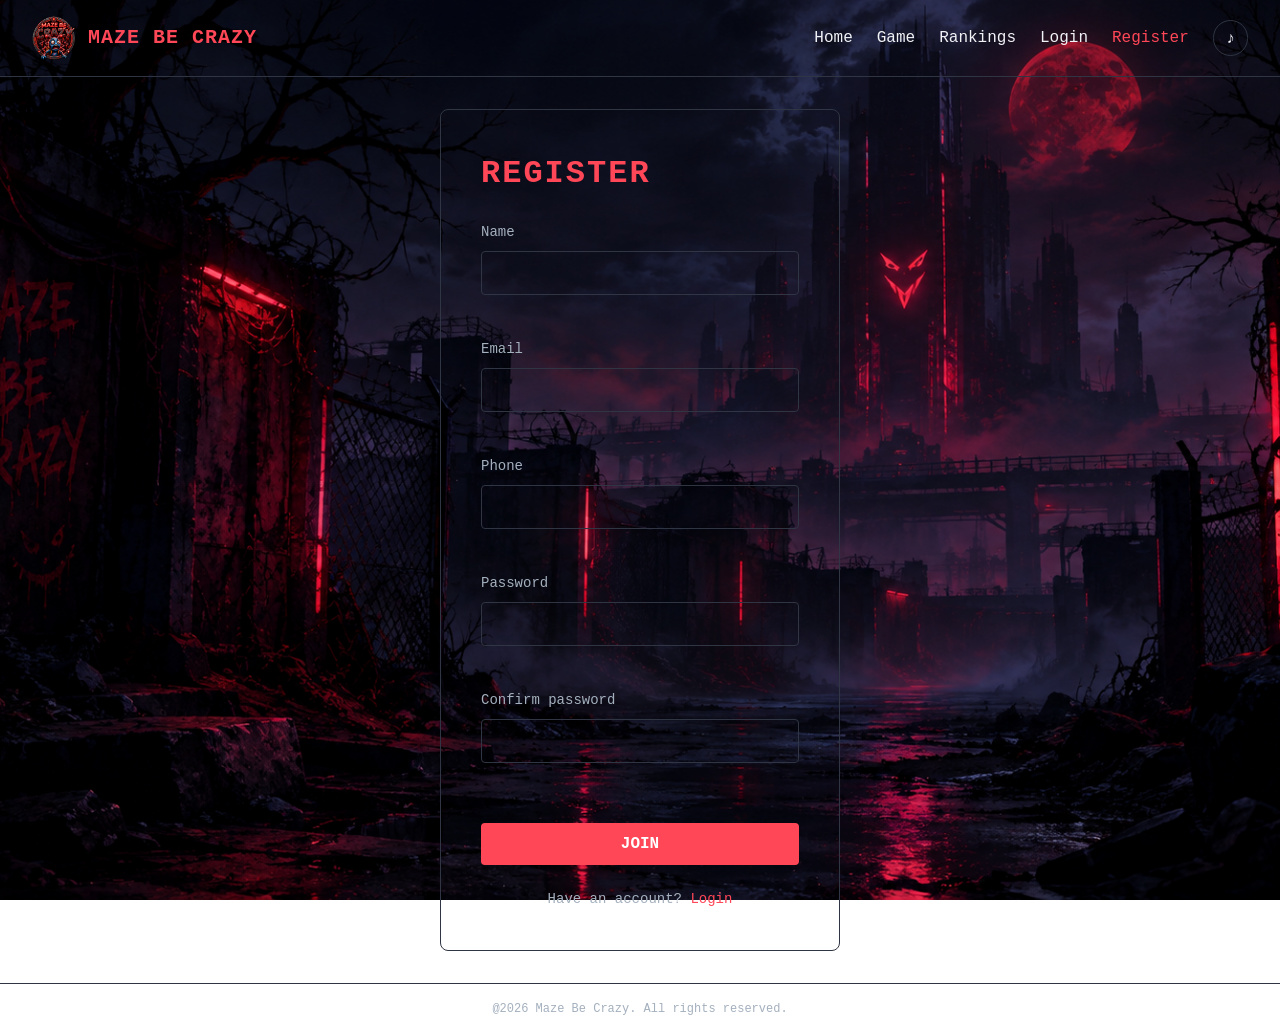
<file: html/register.html>
<!DOCTYPE html>
<html lang="en">
<head>
  <meta charset="utf-8">
  <meta name="viewport" content="width=device-width, initial-scale=1">
  <title>Register | Maze Be Crazy</title>
  <link rel="stylesheet" href="../css/style.css">
  <link rel="icon" href="../images/logo.png" type="image/png">
</head>
<body data-page="register">
  <header class="site-header">
    <a class="brand" href="index.html">
      <img src="../images/logo.png" alt="" width="44" height="44">
      <span>MAZE BE CRAZY</span>
    </a>
    <nav aria-label="Main navigation">
      <ul>
        <li><a href="index.html" data-page="index">Home</a></li>
        <li><a href="game.html" data-page="game">Game</a></li>
        <li><a href="rankings.html" data-page="rankings">Rankings</a></li>
        <li id="nav-login"><a href="login.html" data-page="login">Login</a></li>
        <li id="nav-register"><a href="register.html" data-page="register">Register</a></li>
        <li id="nav-user" hidden>
          <span id="nav-avatar" class="avatar" role="img" aria-label="Your profile"></span>
          <button type="button" id="logout-btn" class="link-button">Log out</button>
        </li>
        <li><button type="button" id="sound-toggle" class="sound-btn" aria-label="Turn sound on or off">♪</button></li>
      </ul>
    </nav>
  </header>

  <main>
    <section class="panel narrow">
      <h1>REGISTER</h1>
      <div id="form-message" class="message" role="status"></div>

      <div id="register-form">
        <div class="field">
          <label for="fullName">Name</label>
          <input type="text" id="fullName" name="fullName" autocomplete="name">
          <span class="error" id="fullName-error" role="alert"></span>
        </div>

        <div class="field">
          <label for="email">Email</label>
          <input type="text" id="email" name="email" autocomplete="email">
          <span class="error" id="email-error" role="alert"></span>
        </div>

        <div class="field">
          <label for="phone">Phone</label>
          <input type="text" id="phone" name="phone" autocomplete="tel">
          <span class="error" id="phone-error" role="alert"></span>
        </div>

        <div class="field">
          <label for="password">Password</label>
          <input type="password" id="password" name="password" autocomplete="new-password">
          <span class="error" id="password-error" role="alert"></span>
        </div>

        <div class="field">
          <label for="confirmPassword">Confirm password</label>
          <input type="password" id="confirmPassword" name="confirmPassword" autocomplete="new-password">
          <span class="error" id="confirmPassword-error" role="alert"></span>
        </div>

        <button type="button" id="register-btn" class="button">JOIN</button>
      </div>

      <p>Have an account? <a href="login.html">Login</a></p>
    </section>
  </main>
<!-- Footer -->
  <footer class="site-footer">@2026 Maze Be Crazy. All rights reserved.</footer>

  <script src="../js/storage.js"></script>
  <script src="../js/auth.js"></script>
  <script src="../js/register.js"></script>
</body>
</html>
</file>
<file: css/style.css>
* {
  box-sizing: border-box;
  margin: 0;
  padding: 0;
}
:root {
  --primary: #ff4757;
  --primary-hover: #ff6b81;
  --text: #f1f2f6;
  --text-muted: #a4b0be;
  --border: #2f3542;
  --error: #ff4757;

   /* Colours of the game on the canvas. js/game/constants.js reads them from here. */
  --game-text: #f1f2f6;
  --game-muted: #a4b0be;
  --game-good: #6cf29a;
  --game-danger: #ff4757;
  --game-warning: #ff5a4d;
  --game-health: #d6322b;
  --game-health-back: #2a1517;
  --game-heat: #e08a1e;
  --game-heat-back: #2a1f12;
  --game-jammed: #777777;
  --game-echo: #7fd7ff;
  --game-outline: #000000;
  --game-echo-back: rgba(0, 0, 0, 0.9);
  --game-monster-dot: #ff2a1f;
  --game-banner-back: rgba(0, 0, 0, 0.7);
  --game-end-back: #09090d;
  --game-darkness-clear: rgba(0, 0, 0, 0);
  --game-darkness-mid: rgba(0, 0, 0, 0.55);
  --game-darkness-edge: rgba(0, 0, 0, 0.97);
  --game-exit-glow: rgba(108, 242, 154, 0.35);
  --game-exit-glow-clear: rgba(108, 242, 154, 0);
}

body {
  min-height: 100vh;
  display: flex;
  flex-direction: column;
  color: var(--text);
  font-family: "Courier New", Courier, monospace;
  line-height: 1.5;
  background-image: url("../images/background.png");
  background-size: cover;
  background-position: center;
  background-attachment: fixed;
  background-repeat: no-repeat;
}

/* Stops the page scrolling while the intro plays */
body.no-scroll { overflow: hidden; }

/* Header and navigation */

.site-header {
  display: flex;
  justify-content: space-between;
  align-items: center;
  flex-wrap: wrap;
  gap: 0.5rem 1.5rem;
  padding: 1rem 2rem;
  background-color: transparent;
  border-bottom: 1px solid var(--border);
}

.brand {
  display: flex;
  align-items: center;
  gap: 0.75rem;
  text-decoration: none;
  color: var(--primary);
  font-weight: bold;
  font-size: 1.25rem;
  letter-spacing: 1px;
}

.site-header ul {
  display: flex;
  list-style: none;
  align-items: center;
  flex-wrap: wrap;
  gap: 1.5rem;
}

.site-header li a,
.link-button {
  text-decoration: none;
  color: var(--text);
  font-weight: 500;
  background: none;
  border: none;
  cursor: pointer;
  font-family: inherit;
  font-size: 1rem;
  padding: 0;
  transition: color 0.2s;
}

.site-header li a:hover,
.link-button:hover {
  color: var(--primary);
}

/* Highlight the link for the current page */
body[data-page="index"] a[data-page="index"],
body[data-page="game"] a[data-page="game"],
body[data-page="rankings"] a[data-page="rankings"],
body[data-page="login"] a[data-page="login"],
body[data-page="register"] a[data-page="register"],
body[data-page="about"] a[data-page="about"]
 {
  color: var(--primary);
}

/* Round sound button */
.sound-btn {
  width: 2.2rem;
  height: 2.2rem;
  border-radius: 50%;
  border: 1px solid var(--border);
  background: transparent;
  color: var(--text);
  cursor: pointer;
  font-size: 1rem;
  line-height: 1;
  transition: border-color 0.2s, color 0.2s;
}

.sound-btn:hover {
  border-color: var(--primary);
  color: var(--primary);
}

.sound-btn.off {
  color: var(--text-muted);
  text-decoration: line-through;
}

/* Round avatar showing the first letter of the user's name */
.avatar {
  display: inline-flex;
  align-items: center;
  justify-content: center;
  width: 2.2rem;
  height: 2.2rem;
  margin-right: 0.5rem;
  border-radius: 50%;
  background: var(--primary);
  color: #fff;
  font-weight: bold;
  vertical-align: middle;
}

/*  Page layout  */

main {
  flex: 1;
  display: flex;
  justify-content: center;
  align-items: center;
  padding: 2rem;
}

.panel {
  background-color: transparent;
  border: 1px solid var(--border);
  padding: 2.5rem;
  border-radius: 8px;
  width: 100%;
  max-width: 600px;
  text-align: center;
}

.panel.narrow {
  max-width: 400px;
  text-align: left;
}

h1 {
  font-size: 2rem;
  color: var(--primary);
  margin-bottom: 1.5rem;
  letter-spacing: 2px;
}

.subtitle {
  color: var(--text-muted);
  margin-bottom: 2rem;
  line-height: 1.5;
}

/* Forms */

.field {
  margin-bottom: 1.25rem;
  display: flex;
  flex-direction: column;
  gap: 0.5rem;
}

label {
  font-size: 0.875rem;
  color: var(--text-muted);
}

input {
  padding: 0.75rem;
  background-color: transparent ;
  border: 1px solid var(--border);
  border-radius: 4px;
  color: var(--text);
  font-size: 1rem;
  font-family: inherit;
}

input:focus {
  outline: none;
  border-color: var(--primary);
}

input.invalid {
  border-color: var(--error);
}

.error {
  color: var(--error);
  font-size: 0.75rem;
  min-height: 1rem;
}

/*  Buttons  */

.button,
button[type="submit"] {
  display: inline-block;
  width: 100%;
  padding: 0.75rem;
  background-color: var(--primary);
  color: #fff;
  border: none;
  border-radius: 4px;
  font-size: 1rem;
  font-weight: bold;
  cursor: pointer;
  text-decoration: none;
  text-align: center;
  margin-top: 1rem;
  font-family: inherit;
  transition: background-color 0.2s;
}

.button:hover,
button[type="submit"]:hover {
  background-color: var(--primary-hover);
}

.button.secondary {
  background-color: transparent;
  border: 1px solid var(--border);
  color: var(--text);
}

.button.secondary:hover {
  border-color: var(--primary);
  color: var(--primary);
  background-color: transparent;
}

.button-group {
  display: flex;
  gap: 1rem;
}

/*  Paragraphs and links  */

p {
  margin-top: 1.5rem;
  font-size: 0.875rem;
  color: var(--text-muted);
  text-align: center;
}

p a {
  color: var(--primary);
  text-decoration: none;
}

p a:hover {
  text-decoration: underline;
}

.center {
  text-align: center;
}

/*  Footer  */

.site-footer {
  text-align: center;
  padding: 1rem;
  background-color: transparent;
  border-top: 1px solid var(--border);
  font-size: 0.75rem;
  color: var(--text-muted);
}

/*  Feedback messages  */

.message {
  margin-bottom: 1rem;
  font-size: 0.875rem;
  text-align: center;
}

.message:empty {
  display: none;
}

.message.success {
  color: #6cf29a;
  border-left: 4px solid #6cf29a;
  padding: 0.6rem 0.9rem;
  background: rgba(108, 242, 154, 0.1);
  text-align: left;
}

.message.failure {
  color: var(--error);
  border-left: 4px solid var(--error);
  padding: 0.6rem 0.9rem;
  background: rgba(255, 71, 87, 0.1);
  text-align: left;
}

/*  Rankings table  */

.table-wrap {
  overflow-x: auto;
  margin-top: 1rem;
}

.rankings-table {
  width: 100%;
  border-collapse: collapse;
  margin-top: 1rem;
}

.rankings-table th,
.rankings-table td {
  padding: 0.75rem;
  border-bottom: 1px solid var(--border);
  text-align: left;
}

.rankings-table th {
  color: var(--text-muted);
  font-weight: 600;
}

/* Highlight the logged-in player's row */
.rankings-table tbody tr.own-score td {
  font-weight: bold;
  background: rgba(255, 71, 87, 0.12);
}
/*  Game page  */

.game-main {
  padding: 0;
  margin: 0;
  background: transparent;
  display: block;
}


#level-selection {
  width: 100%;
  padding: 65px 20px;
  text-align: center;
}

#level-selection h1 {
  font-size: 2.5rem;
}

#level-selection[hidden],
#game-container[hidden] {
  display: none;
}

.level-options {
  display: flex;
  justify-content: center;
  flex-wrap: wrap;
  gap: 20px;
  margin-top: 40px;
}

.level-btn {
  width: 250px;
  min-height: 135px;
  padding: 20px;
  border: 2px solid var(--primary);
  border-radius: 8px;
  background: rgba(0, 0, 0, 0.85);
  color: var(--primary);
  font-family: inherit;
  font-size: 22px;
  font-weight: bold;
  cursor: pointer;
  transition: background-color 0.2s, color 0.2s;
}

.level-btn span {
  display: block;
  margin-top: 12px;
  color: #fff;
  font-size: 14px;
}

.level-btn:hover {
  background: var(--primary);
  color: #fff;
}

#game-container {
  width: 100%;
  max-width: 1280px;
  margin: 20px auto;
  background: transparent;
}

#game-canvas {
  display: block;
  width: 100%;
  height: auto;
  border: 2px solid var(--primary);
}

#game-container:fullscreen {
  display: flex;
  align-items: center;
  justify-content: center;
  max-width: none;
  margin: 0;
}

#game-container:fullscreen #game-canvas {
  width: min(100vw, calc(100vh * 16 / 9));
  border: none;
}
/* About page */

.about-panel {
  max-width: 950px;
  background: rgba(5, 6, 7, 0.88);
  border: 1px solid var(--border);
  text-align: left;
}

/* Survivor's log heading */

.terminal-header {
  text-align: center;
  margin-bottom: 2rem;
}

.title {
  color: var(--primary);
  font-size: 2.5rem;
  letter-spacing: 4px;
  text-shadow: 2px 2px 8px rgba(255, 71, 87, 0.5);
  margin-bottom: 0.5rem;
}

/* Game story */

.story-box {
  padding: 1.5rem;
  background: rgba(0, 0, 0, 0.65);
  border: 1px solid var(--border);
  border-left: 4px solid var(--primary);
  border-radius: 6px;
  margin-bottom: 2rem;
}

.story-box p {
  text-align: left;
  line-height: 1.8;
  margin-top: 1rem;
}

.warning-text {
  color: var(--primary);
  font-weight: bold;
  letter-spacing: 1px;
}

.inspiration-text {
  font-size: 0.75rem;
  font-style: italic;
}

/* Survivor quote */

.survivor-quote {
  padding: 1.5rem;
  margin: 2rem 0;
  text-align: center;
  background: rgba(255, 71, 87, 0.07);
  border: 1px solid var(--primary);
  border-radius: 6px;
}

.quote-label {
  color: var(--primary);
  font-size: 0.75rem;
  letter-spacing: 3px;
  margin-top: 0;
}

.survivor-quote blockquote {
  color: var(--text);
  font-size: 1.25rem;
  font-style: italic;
  line-height: 1.7;
  margin: 1rem 0;
}

.quote-author {
  color: var(--text-muted);
  font-size: 0.75rem;
  letter-spacing: 2px;
  margin-top: 0;
}

/* Section headings */

.section-title {
  color: var(--primary);
  font-size: 1.25rem;
  letter-spacing: 2px;
  margin: 2rem 0 1rem;
}

/* Controls and survival cards */

.info-grid {
  display: grid;
  grid-template-columns: repeat(3, minmax(0, 1fr));
  gap: 1rem;
  margin-bottom: 2rem;
}

.info-card {
  padding: 1.5rem 1rem;
  background: rgba(0, 0, 0, 0.6);
  border: 1px solid var(--border);
  border-radius: 6px;
  text-align: center;
  transition: border-color 0.2s, transform 0.2s;
}

.info-card:hover {
  border-color: var(--primary);
  transform: translateY(-3px);
}

.info-card h3 {
  color: var(--primary);
  font-size: 1rem;
}

.info-card p {
  margin-top: 0.75rem;
  line-height: 1.6;
}

.key-icon {
  display: inline-block;
  padding: 0.5rem;
  color: var(--primary);
  border: 1px solid var(--primary);
  border-radius: 4px;
  font-size: 0.8rem;
  font-weight: bold;
}

/* About page buttons */

.about-buttons {
  justify-content: center;
  margin-top: 2rem;
}

.about-buttons .button {
  max-width: 250px;
}

/* Responsive About page */

@media (max-width: 700px) {
  .about-panel {
    padding: 1.5rem;
  }

  .glitch-title {
    font-size: 1.7rem;
    letter-spacing: 2px;
  }

  .info-grid {
    grid-template-columns: 1fr;
  }

  .about-buttons {
    flex-direction: column;
    align-items: center;
  }

  .about-buttons .button {
    max-width: 100%;
  }
}

/* Intro splash home page only */
.intro {
  position: fixed;
  inset: 0;
  z-index: 9999;
  display: flex;
  flex-direction: column;
  align-items: center;
  justify-content: center;
  gap: 1.5rem;
  background-color: #050607;
  cursor: pointer;
  opacity: 1;
  transition: opacity 0.6s ease-in;
}
 
/* The intro starts hidden; home.js shows it when it should play */
.intro[hidden] {
  display: none;
}
 
/* Fade the whole intro out, and let clicks pass through to the page */
.intro.leaving {
  opacity: 0;
  pointer-events: none;
}
 
/* Start look: invisible. The last number in each transition is the delay. */
.intro-logo {
  width: 180px;
  height: auto;
  opacity: 0;
  transform: scale(0.6);
  transition: opacity 0.8s ease-out 0.2s, transform 0.8s ease-out 0.2s;
}
 
.intro-title {
  font-size: 3rem;
  color: var(--primary);
  letter-spacing: 6px;
  margin: 0;
  opacity: 0;
  transform: translateY(20px);
  transition: opacity 0.6s ease-out 1.1s, transform 0.6s ease-out 1.1s;
}
 
.intro-tagline {
  font-size: 1rem;
  color: var(--text-muted);
  letter-spacing: 4px;
  margin: 0;
  opacity: 0;
  transition: opacity 0.6s ease-out 1.7s;
}
 
/* Playing look: visible, normal size and position */
.intro.playing .intro-logo {
  opacity: 1;
  transform: scale(1);
}
 
.intro.playing .intro-title {
  opacity: 1;
  transform: translateY(0);
}
 
.intro.playing .intro-tagline {
  opacity: 1;
}
 
/* Smaller title on phones so it fits on one line */
@media (max-width: 500px) {
  .intro-title {
    font-size: 2rem;
    letter-spacing: 3px;
  }
}
</file>
